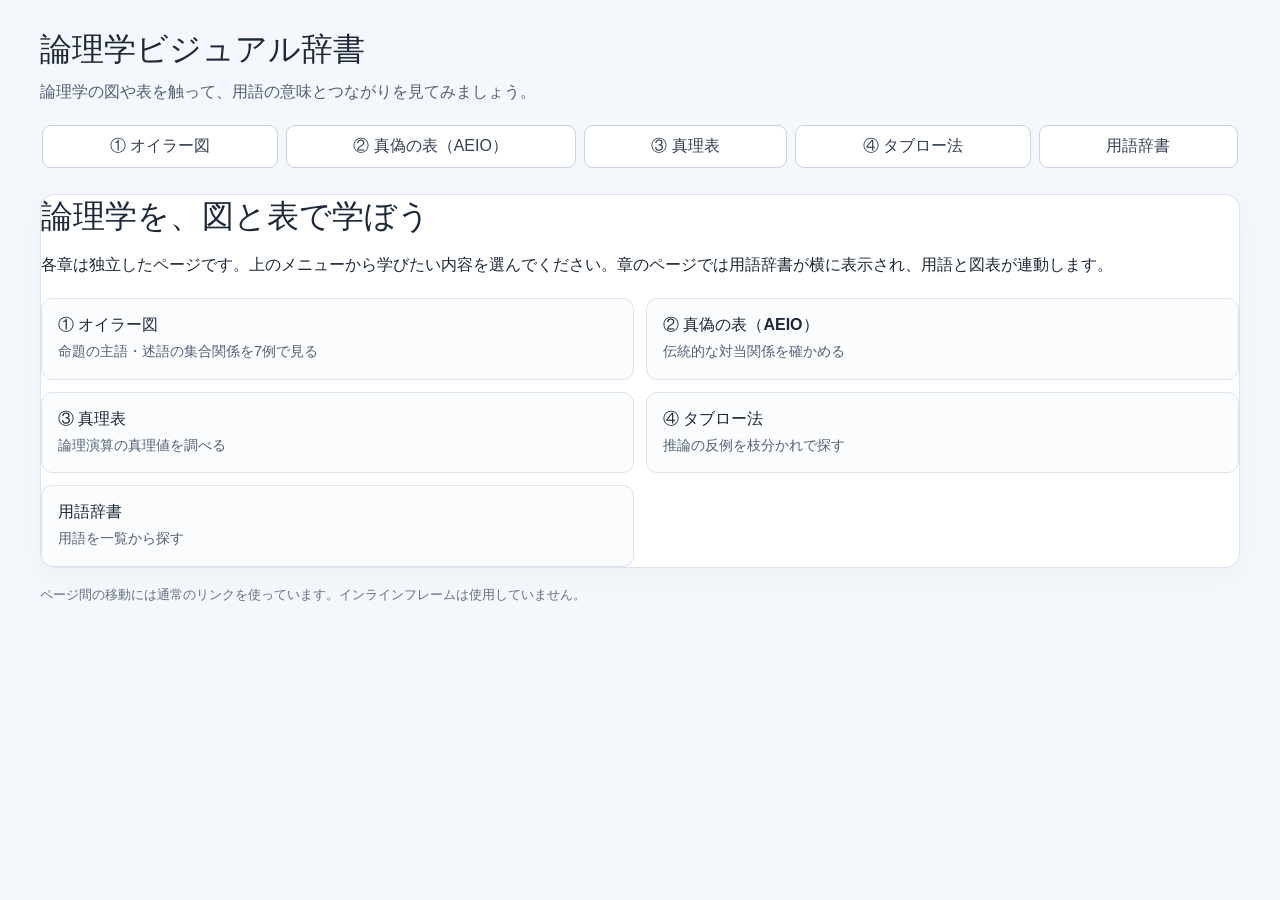
<file: index.html>
<!DOCTYPE html>
<html lang="ja">
<head>
  <meta charset="UTF-8">
  <meta name="viewport" content="width=device-width, initial-scale=1">
  <meta name="theme-color" content="#f4f7fb">
  <title>論理学ビジュアル辞書</title>
  <link rel="stylesheet" href="assets/style.css">
</head>
<body data-page="home">
  <main class="page">
    <header class="site-header">
      <a class="brand" href="index.html">論理学ビジュアル辞書</a>
      <p>論理学の図や表を触って、用語の意味とつながりを見てみましょう。</p>
    </header>
    <nav class="site-nav" aria-label="章のナビゲーション">
      <a href="chapters/euler.html">① オイラー図</a>
      <a href="chapters/opposition.html">② 真偽の表（AEIO）</a>
      <a href="chapters/truth-table.html">③ 真理表</a>
      <a href="chapters/tableau.html">④ タブロー法</a>
      <a href="dictionary.html">用語辞書</a>
    </nav>
    <section class="welcome card">
      <h1>論理学を、図と表で学ぼう</h1>
      <p>各章は独立したページです。上のメニューから学びたい内容を選んでください。章のページでは用語辞書が横に表示され、用語と図表が連動します。</p>
      <div class="chapter-links">
        <a class="chapter-link" href="chapters/euler.html"><strong>① オイラー図</strong><span>命題の主語・述語の集合関係を7例で見る</span></a>
        <a class="chapter-link" href="chapters/opposition.html"><strong>② 真偽の表（AEIO）</strong><span>伝統的な対当関係を確かめる</span></a>
        <a class="chapter-link" href="chapters/truth-table.html"><strong>③ 真理表</strong><span>論理演算の真理値を調べる</span></a>
        <a class="chapter-link" href="chapters/tableau.html"><strong>④ タブロー法</strong><span>推論の反例を枝分かれで探す</span></a>
        <a class="chapter-link" href="dictionary.html"><strong>用語辞書</strong><span>用語を一覧から探す</span></a>
      </div>
    </section>
    <footer class="site-footer">ページ間の移動には通常のリンクを使っています。インラインフレームは使用していません。</footer>
  </main>
</body>
</html>
</file>
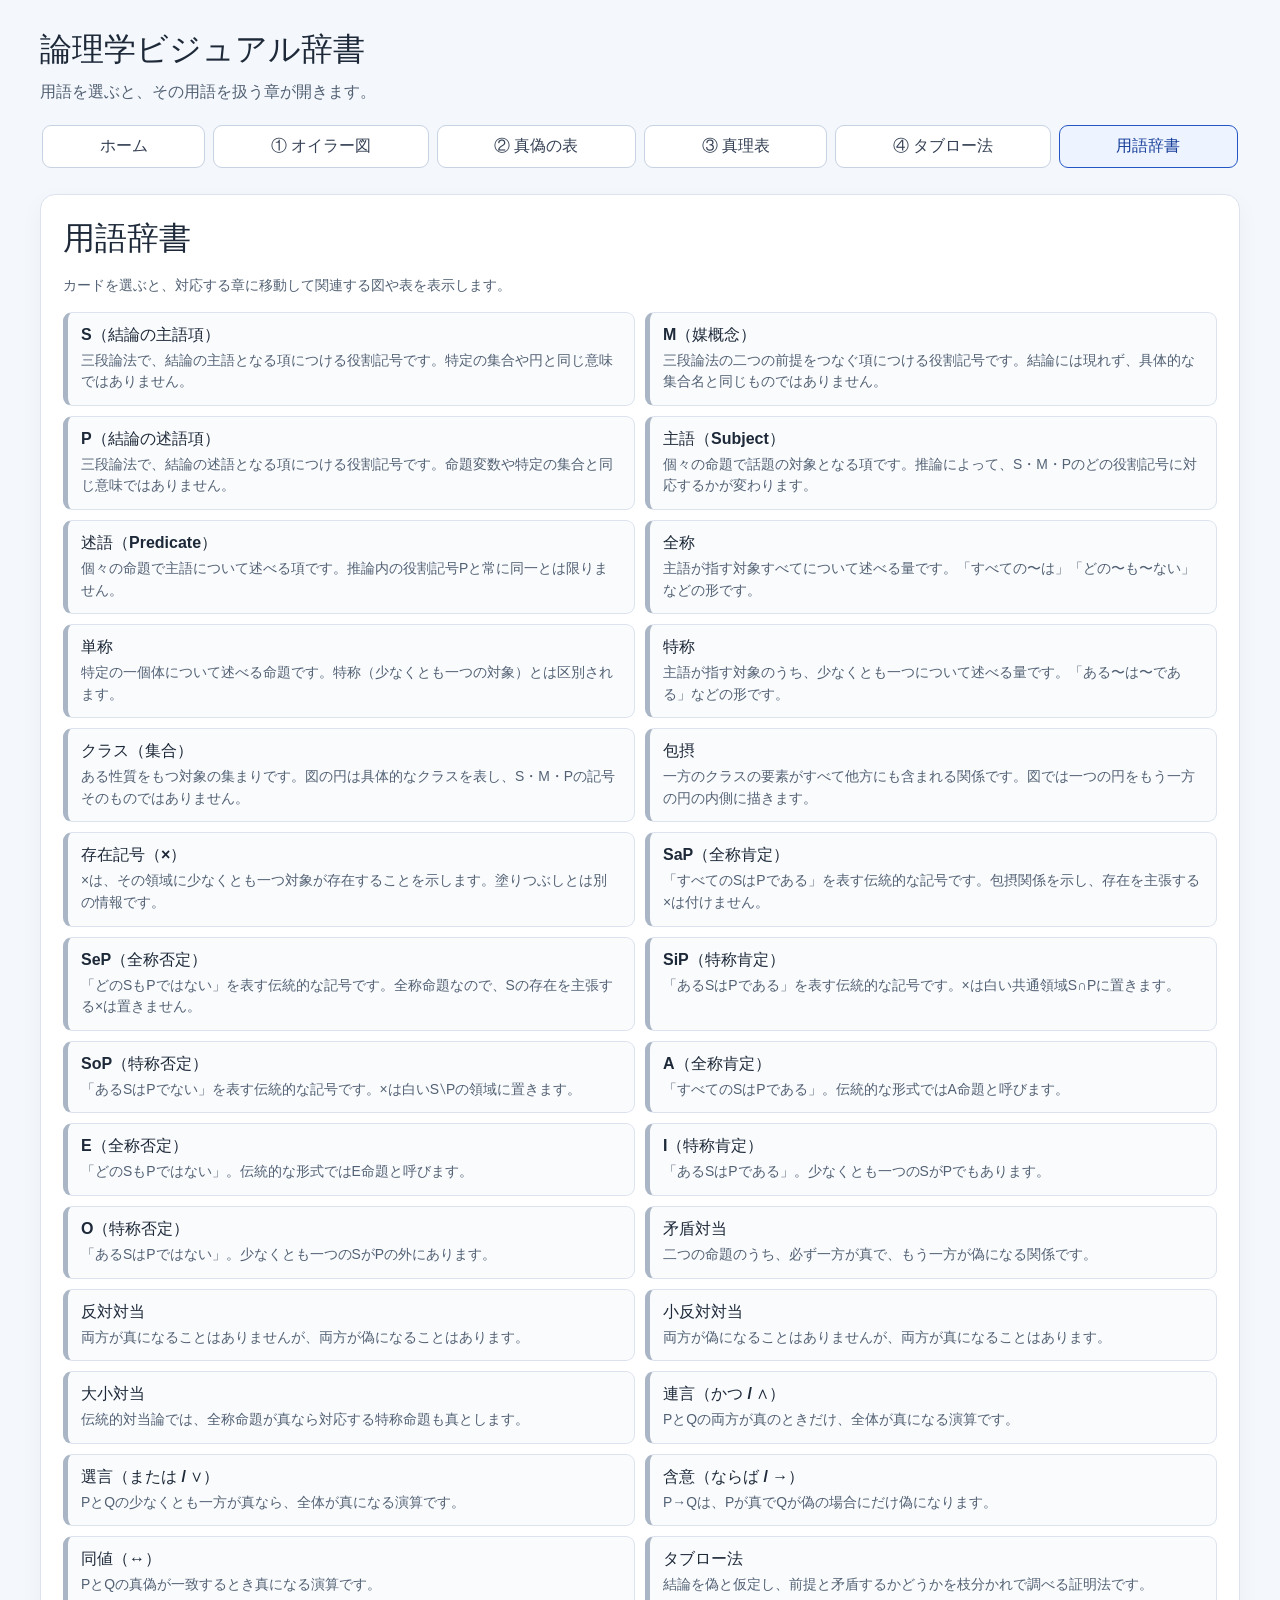
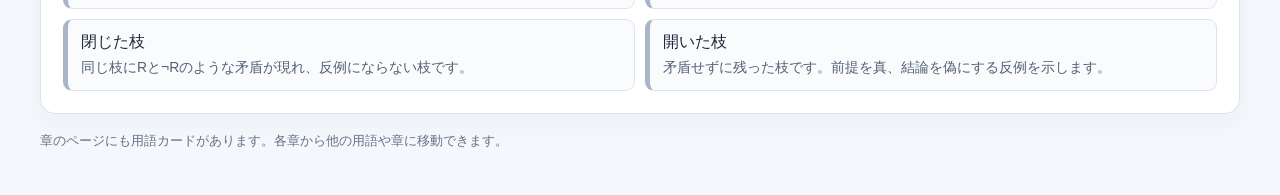
<file: dictionary.html>
<!DOCTYPE html>
<html lang="ja">
<head>
  <meta charset="UTF-8">
  <meta name="viewport" content="width=device-width, initial-scale=1">
  <meta name="theme-color" content="#f4f7fb">
  <title>用語辞書 | 論理学ビジュアル辞書</title>
  <link rel="stylesheet" href="assets/style.css">
</head>
<body data-page="dictionary">
  <main class="page">
    <header class="site-header">
      <a class="brand" href="index.html">論理学ビジュアル辞書</a>
      <p>用語を選ぶと、その用語を扱う章が開きます。</p>
    </header>
    <nav class="site-nav" data-site-nav aria-label="章のナビゲーション"></nav>
    <section class="chapter">
      <h1>用語辞書</h1>
      <p class="hint">カードを選ぶと、対応する章に移動して関連する図や表を表示します。</p>
      <div class="dictionary-list" data-dictionary-list></div>
    </section>
    <footer class="site-footer">章のページにも用語カードがあります。各章から他の用語や章に移動できます。</footer>
  </main>
  <script src="assets/app.js"></script>
</body>
</html>
</file>
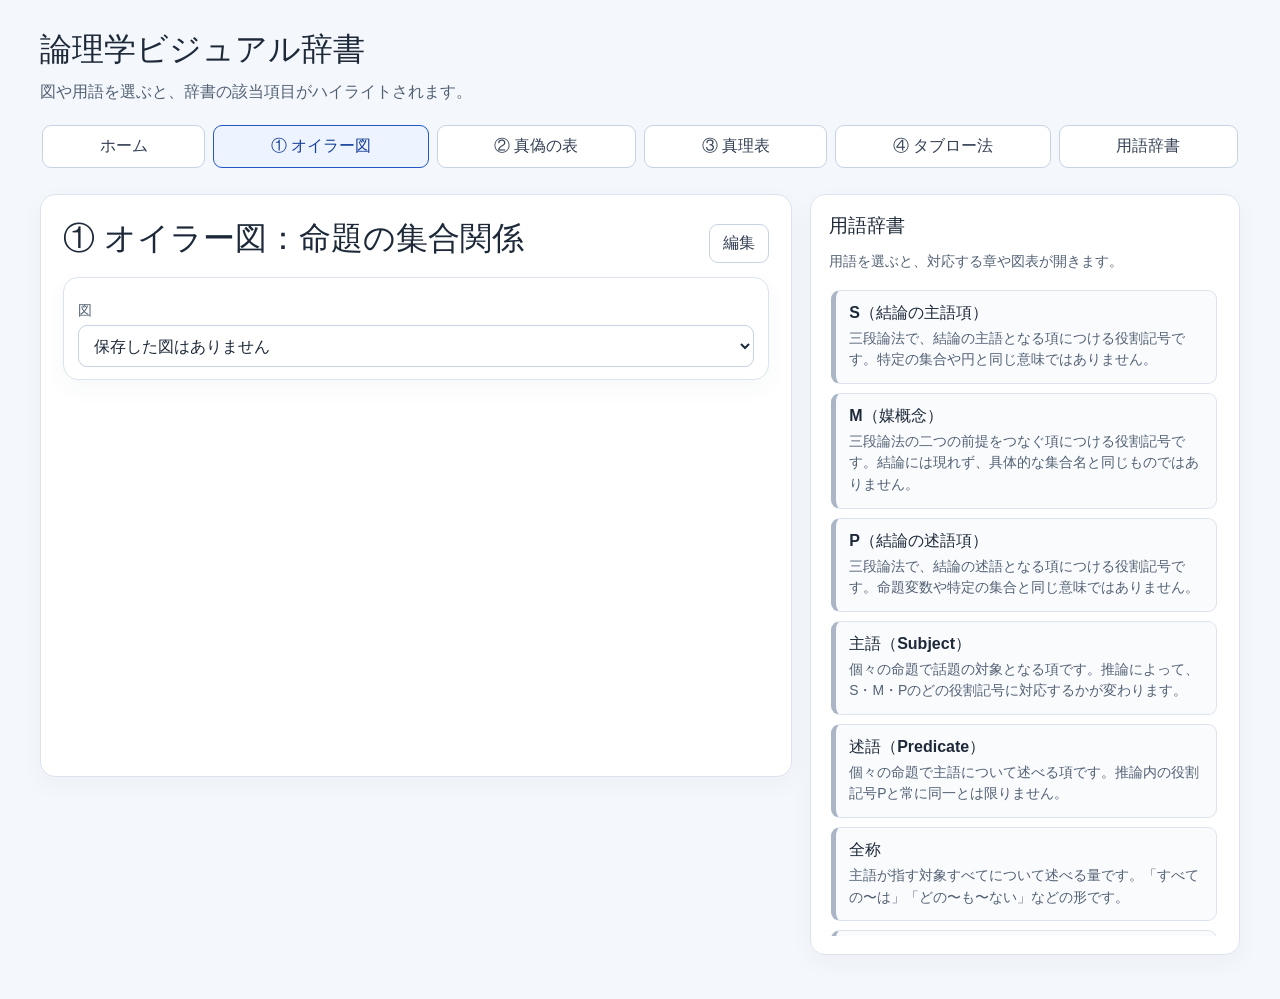
<file: chapters/euler.html>
<!DOCTYPE html>
<html lang="ja">
<head>
  <meta charset="UTF-8">
  <meta name="viewport" content="width=device-width, initial-scale=1">
  <meta name="theme-color" content="#f4f7fb">
  <title>① オイラー図 | 論理学ビジュアル辞書</title>
  <link rel="stylesheet" href="../assets/style.css">
</head>
<body data-page="euler" data-root="../">
  <main class="page">
    <header class="site-header">
      <a class="brand" href="../index.html">論理学ビジュアル辞書</a>
      <p>図や用語を選ぶと、辞書の該当項目がハイライトされます。</p>
    </header>
    <nav class="site-nav" data-site-nav aria-label="章のナビゲーション"></nav>
    <div class="layout">
      <section class="chapter">
        <div class="euler-heading">
          <h1>① オイラー図：命題の集合関係</h1>
          <button class="choice euler-mode-toggle" id="euler-mode-toggle" type="button">編集</button>
        </div>
        <section class="card euler-workbooks" aria-label="図の選択と管理">
          <div data-edit-only>
            <label class="pattern-select-label" for="euler-new-name">名前</label>
            <input class="pattern-select" id="euler-new-name" type="text" maxlength="80" placeholder="図の名前">
            <button class="choice euler-create-button" id="euler-create" type="button">作成</button>
          </div>
          <label class="pattern-select-label" for="euler-saved-list">図</label>
          <select class="pattern-select" id="euler-saved-list" aria-label="保存した図"></select>
          <p class="euler-conflict-notice" id="euler-conflict-notice" role="status" aria-live="polite" hidden></p>
          <div class="button-row euler-save-actions" data-edit-only>
            <button class="choice" id="euler-delete" type="button">削除</button>
            <button class="choice" id="euler-export" type="button">書き出す</button>
            <label class="choice euler-import-label" for="euler-import">読み込む<input id="euler-import" type="file" accept="application/json,.json"></label>
          </div>
          <p class="hint euler-storage-note" data-edit-only>データはこのページのURLとブラウザーごとに保存され、GitHubには自動で送られません。GitHubにも保管する場合はJSONを書き出して手動でアップロードしてください。</p>
        </section>
        <div class="euler-viewer">
          <strong class="euler-view-title" id="euler-view-title"></strong>
          <p class="euler-example-view" id="euler-example-view"></p>
          <details class="euler-description-view" id="euler-description-view" data-view-only>
            <summary>説明</summary>
            <p id="euler-description-text"></p>
          </details>
          <div class="euler-sentence-editor" data-edit-only>
            <label class="pattern-select-label" for="euler-current-name">名前</label>
            <input class="pattern-select" id="euler-current-name" type="text" maxlength="80">
            <label class="pattern-select-label" for="euler-current-sentence">例文</label>
            <textarea class="pattern-select euler-sentence-input" id="euler-current-sentence" maxlength="500" rows="2"></textarea>
            <label class="pattern-select-label" for="euler-current-description">説明</label>
            <textarea class="pattern-select euler-sentence-input" id="euler-current-description" maxlength="2000" rows="4"></textarea>
          </div>
        </div>
        <div data-edit-only>
          <label class="pattern-select-label" for="euler-layout">図形</label>
          <select class="pattern-select" id="euler-layout">
            <option value="overlap">交差</option>
            <option value="subject-inside-predicate">S⊂P</option>
            <option value="predicate-inside-subject">P⊂S</option>
            <option value="disjoint">分離</option>
            <option value="equal">同じ</option>
            <option value="three-term">S・M・P（標準）</option>
            <optgroup label="定言三段論法の格">
              <option value="figure-1">第1格（M–P／S–M）</option>
              <option value="figure-2">第2格（P–M／S–M）</option>
              <option value="figure-3">第3格（M–P／M–S）</option>
              <option value="figure-4">第4格（P–M／M–S）</option>
            </optgroup>
          </select>
        </div>
        <div class="euler-figure-info" id="euler-figure-info" hidden aria-live="polite">
          <strong id="euler-figure-title"></strong>
          <span id="euler-figure-major"></span>
          <span id="euler-figure-minor"></span>
        </div>
        <svg id="euler-diagram" class="diagram euler-diagram" viewBox="0 0 620 330" role="group" aria-describedby="euler-status" aria-label="編集できる集合図"></svg>
        <div class="editor-toolbar" data-edit-only>
          <p class="hint">図を選び、図上をクリックして編集します。</p>
          <button class="choice" id="euler-reset" type="button">リセット</button>
        </div>
        <div class="button-row euler-point-tools" data-edit-only role="group" aria-label="編集">
          <button class="choice" id="euler-shade-mode" type="button" aria-pressed="false">塗る</button>
          <button class="choice" id="euler-place-mode" type="button" aria-pressed="false">×</button>
          <button class="choice" data-euler-term-mode="S" type="button" aria-pressed="false">S</button>
          <button class="choice" data-euler-term-mode="M" type="button" aria-pressed="false">M</button>
          <button class="choice" data-euler-term-mode="P" type="button" aria-pressed="false">P</button>
          <button class="choice" id="euler-remove-mode" type="button" aria-pressed="false">消す</button>
        </div>
        <p class="editor-status" id="euler-status" data-edit-only aria-live="polite"></p>
        <div class="card categorical-card" data-edit-only>
          <strong>使い方</strong>
          <p class="hint categorical-description">「塗る」は円の内側、「×・S・M・P」は置く位置、「消す」は印の近くをクリックします。</p>
        </div>
        <aside class="role-note" data-edit-only>
          <strong>S・M・Pは推論内での役割記号</strong>
          <p>S（結論の主語項）・P（結論の述語項）・M（媒概念）は、三段論法の中で項が担う役割を表します。円や具体的な集合名と同じものではなく、推論の前提・結論に応じて対応が決まります。</p>
        </aside>
      </section>
      <aside class="card dictionary-frame" data-dictionary-frame aria-label="用語辞書"></aside>
    </div>
  </main>
  <script src="../assets/app.js"></script>
</body>
</html>
</file>
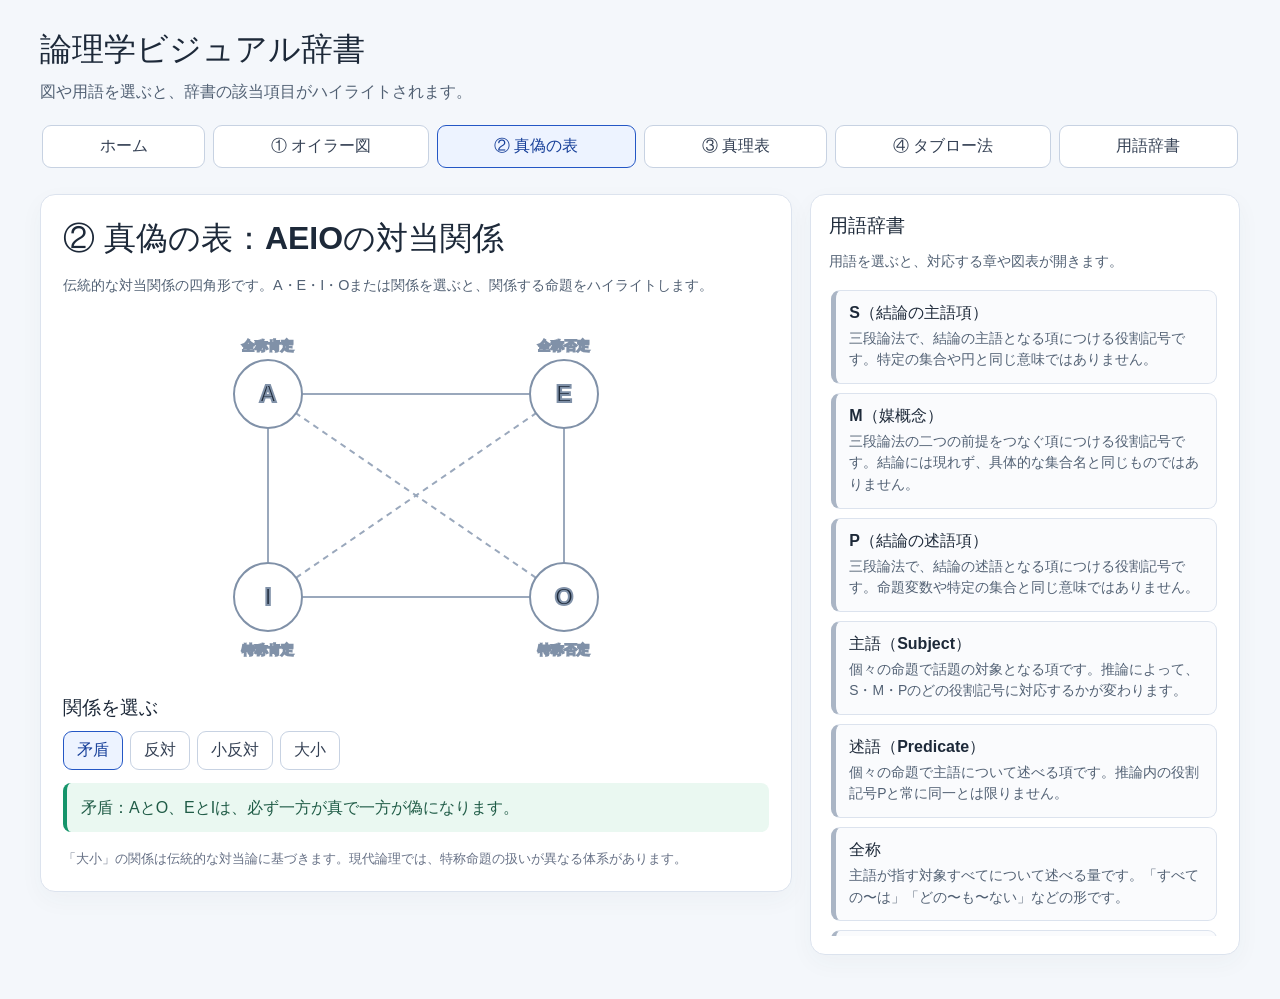
<file: chapters/opposition.html>
<!DOCTYPE html>
<html lang="ja">
<head>
  <meta charset="UTF-8">
  <meta name="viewport" content="width=device-width, initial-scale=1">
  <meta name="theme-color" content="#f4f7fb">
  <title>② 真偽の表（AEIO） | 論理学ビジュアル辞書</title>
  <link rel="stylesheet" href="../assets/style.css">
</head>
<body data-page="opposition" data-root="../">
  <main class="page">
    <header class="site-header">
      <a class="brand" href="../index.html">論理学ビジュアル辞書</a>
      <p>図や用語を選ぶと、辞書の該当項目がハイライトされます。</p>
    </header>
    <nav class="site-nav" data-site-nav aria-label="章のナビゲーション"></nav>
    <div class="layout">
      <section class="chapter">
        <h1>② 真偽の表：AEIOの対当関係</h1>
        <p class="hint">伝統的な対当関係の四角形です。A・E・I・Oまたは関係を選ぶと、関係する命題をハイライトします。</p>
        <svg class="square" viewBox="0 0 520 365" role="group" aria-label="AEIOの対当関係の四角形">
          <line class="square-relation" x1="112" y1="82" x2="408" y2="82" data-relation-line="contrary"></line>
          <line class="square-relation" x1="112" y1="285" x2="408" y2="285" data-relation-line="subcontrary"></line>
          <line class="square-relation" x1="112" y1="82" x2="112" y2="285" data-relation-line="subalternation"></line>
          <line class="square-relation" x1="408" y1="82" x2="408" y2="285" data-relation-line="subalternation"></line>
          <line class="square-relation dashed" x1="112" y1="82" x2="408" y2="285" data-relation-line="contradiction"></line>
          <line class="square-relation dashed" x1="408" y1="82" x2="112" y2="285" data-relation-line="contradiction"></line>
          <g class="aeio-node" data-aeio="A" tabindex="0" role="button" aria-label="A 全称肯定"><circle cx="112" cy="82" r="34"></circle><text class="aeio-letter" x="112" y="90">A</text><text class="aeio-caption" x="112" y="38">全称肯定</text></g>
          <g class="aeio-node" data-aeio="E" tabindex="0" role="button" aria-label="E 全称否定"><circle cx="408" cy="82" r="34"></circle><text class="aeio-letter" x="408" y="90">E</text><text class="aeio-caption" x="408" y="38">全称否定</text></g>
          <g class="aeio-node" data-aeio="I" tabindex="0" role="button" aria-label="I 特称肯定"><circle cx="112" cy="285" r="34"></circle><text class="aeio-letter" x="112" y="293">I</text><text class="aeio-caption" x="112" y="342">特称肯定</text></g>
          <g class="aeio-node" data-aeio="O" tabindex="0" role="button" aria-label="O 特称否定"><circle cx="408" cy="285" r="34"></circle><text class="aeio-letter" x="408" y="293">O</text><text class="aeio-caption" x="408" y="342">特称否定</text></g>
        </svg>
        <h2>関係を選ぶ</h2>
        <div class="relation-buttons" role="group" aria-label="対当関係">
          <button class="relation-choice" type="button" data-relation="contradiction" aria-pressed="true">矛盾</button>
          <button class="relation-choice" type="button" data-relation="contrary" aria-pressed="false">反対</button>
          <button class="relation-choice" type="button" data-relation="subcontrary" aria-pressed="false">小反対</button>
          <button class="relation-choice" type="button" data-relation="subalternation" aria-pressed="false">大小</button>
        </div>
        <div class="popup" id="relation-description" role="status" aria-live="polite">矛盾：AとO、EとIは、必ず一方が真で一方が偽になります。</div>
        <footer class="site-footer">「大小」の関係は伝統的な対当論に基づきます。現代論理では、特称命題の扱いが異なる体系があります。</footer>
      </section>
      <aside class="card dictionary-frame" data-dictionary-frame aria-label="用語辞書"></aside>
    </div>
  </main>
  <script src="../assets/app.js"></script>
</body>
</html>
</file>
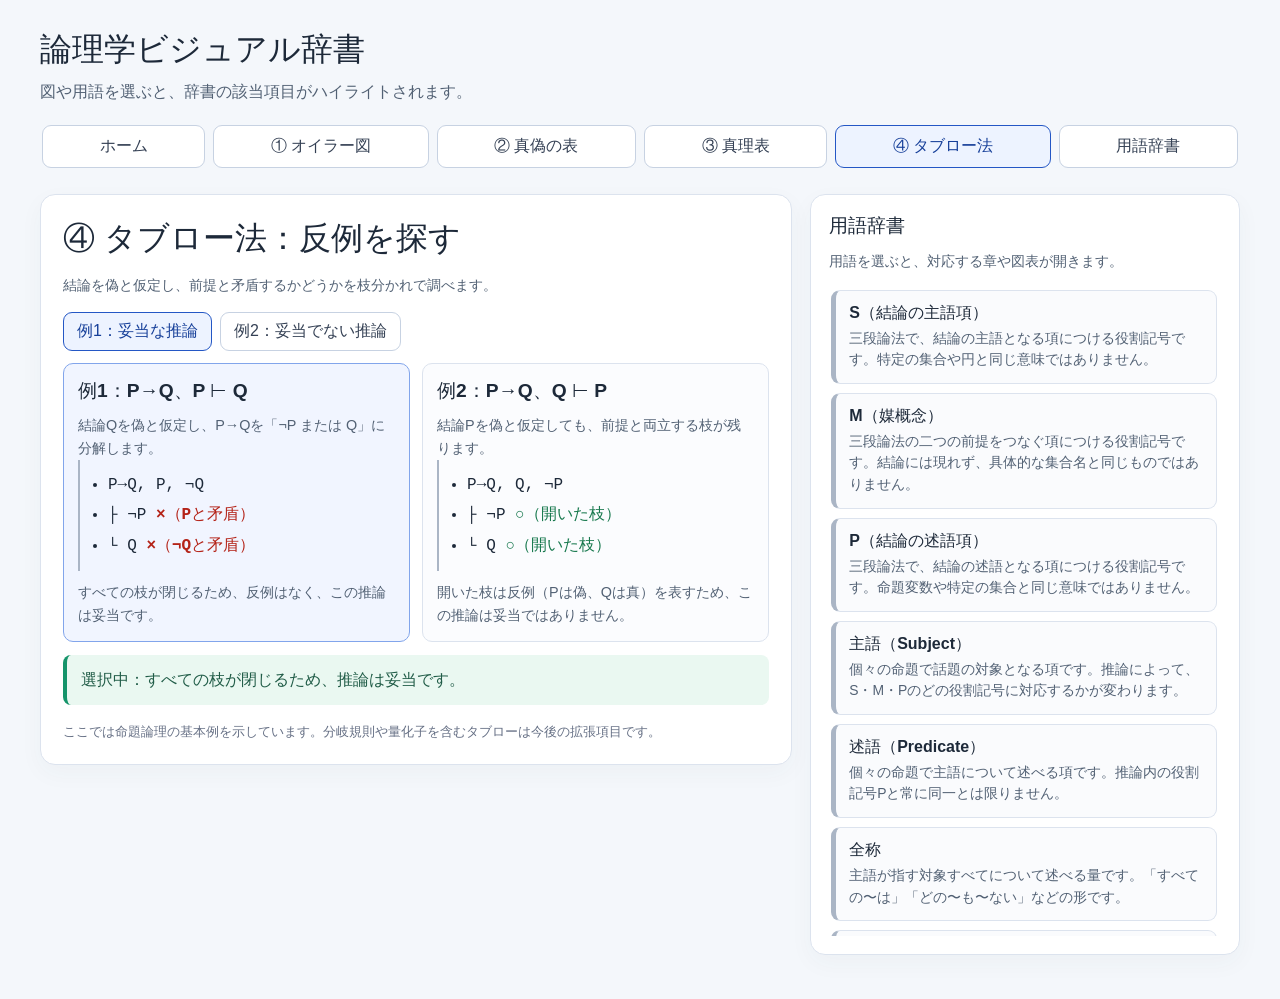
<file: chapters/tableau.html>
<!DOCTYPE html>
<html lang="ja">
<head>
  <meta charset="UTF-8">
  <meta name="viewport" content="width=device-width, initial-scale=1">
  <meta name="theme-color" content="#f4f7fb">
  <title>④ タブロー法 | 論理学ビジュアル辞書</title>
  <link rel="stylesheet" href="../assets/style.css">
</head>
<body data-page="tableau" data-root="../">
  <main class="page">
    <header class="site-header">
      <a class="brand" href="../index.html">論理学ビジュアル辞書</a>
      <p>図や用語を選ぶと、辞書の該当項目がハイライトされます。</p>
    </header>
    <nav class="site-nav" data-site-nav aria-label="章のナビゲーション"></nav>
    <div class="layout">
      <section class="chapter">
        <h1>④ タブロー法：反例を探す</h1>
        <p class="hint">結論を偽と仮定し、前提と矛盾するかどうかを枝分かれで調べます。</p>
        <div class="button-row" role="group" aria-label="タブローの例">
          <button class="choice" type="button" data-tableau="valid" aria-pressed="true">例1：妥当な推論</button>
          <button class="choice" type="button" data-tableau="invalid" aria-pressed="false">例2：妥当でない推論</button>
        </div>
        <div class="tableau">
          <article class="tableau-example" data-example="valid">
            <h2>例1：P→Q、P ⊢ Q</h2>
            <p class="explanation">結論Qを偽と仮定し、P→Qを「¬P または Q」に分解します。</p>
            <ul class="tree">
              <li>P→Q, P, ¬Q</li>
              <li>├ ¬P <span class="closed">×（Pと矛盾）</span></li>
              <li>└ Q <span class="closed">×（¬Qと矛盾）</span></li>
            </ul>
            <p class="explanation"><strong>すべての枝が閉じる</strong>ため、反例はなく、この推論は妥当です。</p>
          </article>
          <article class="tableau-example" data-example="invalid">
            <h2>例2：P→Q、Q ⊢ P</h2>
            <p class="explanation">結論Pを偽と仮定しても、前提と両立する枝が残ります。</p>
            <ul class="tree">
              <li>P→Q, Q, ¬P</li>
              <li>├ ¬P <span class="open">○（開いた枝）</span></li>
              <li>└ Q <span class="open">○（開いた枝）</span></li>
            </ul>
            <p class="explanation"><strong>開いた枝</strong>は反例（Pは偽、Qは真）を表すため、この推論は妥当ではありません。</p>
          </article>
        </div>
        <div class="popup" id="tableau-status" role="status" aria-live="polite">選択中：すべての枝が閉じるため、推論は妥当です。</div>
        <footer class="site-footer">ここでは命題論理の基本例を示しています。分岐規則や量化子を含むタブローは今後の拡張項目です。</footer>
      </section>
      <aside class="card dictionary-frame" data-dictionary-frame aria-label="用語辞書"></aside>
    </div>
  </main>
  <script src="../assets/app.js"></script>
</body>
</html>
</file>
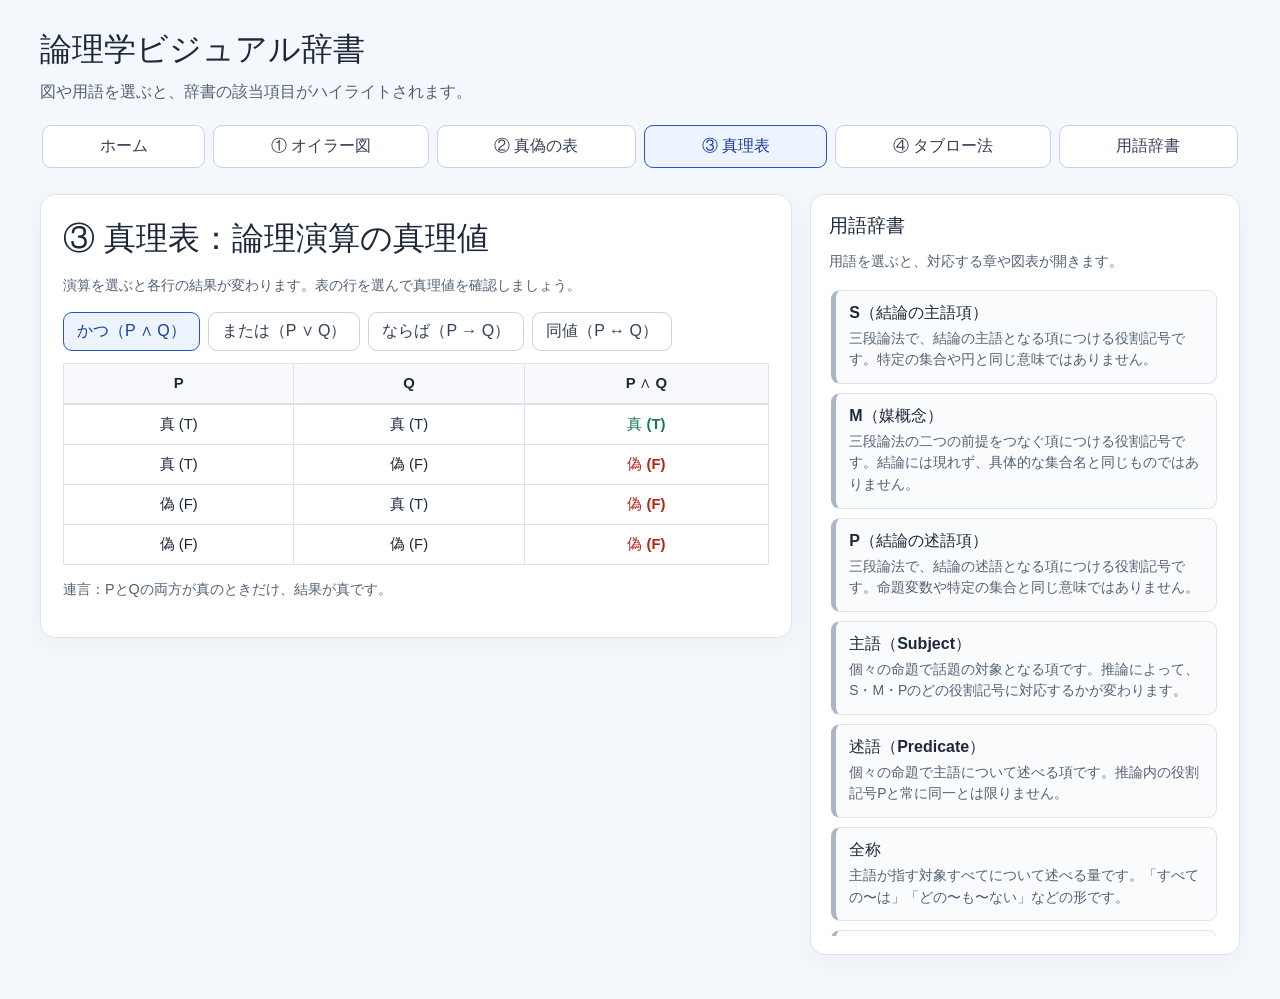
<file: chapters/truth-table.html>
<!DOCTYPE html>
<html lang="ja">
<head>
  <meta charset="UTF-8">
  <meta name="viewport" content="width=device-width, initial-scale=1">
  <meta name="theme-color" content="#f4f7fb">
  <title>③ 真理表 | 論理学ビジュアル辞書</title>
  <link rel="stylesheet" href="../assets/style.css">
</head>
<body data-page="truth-table" data-root="../">
  <main class="page">
    <header class="site-header">
      <a class="brand" href="../index.html">論理学ビジュアル辞書</a>
      <p>図や用語を選ぶと、辞書の該当項目がハイライトされます。</p>
    </header>
    <nav class="site-nav" data-site-nav aria-label="章のナビゲーション"></nav>
    <div class="layout">
      <section class="chapter">
        <h1>③ 真理表：論理演算の真理値</h1>
        <p class="hint">演算を選ぶと各行の結果が変わります。表の行を選んで真理値を確認しましょう。</p>
        <div class="button-row" role="group" aria-label="論理演算">
          <button class="choice" type="button" data-operation="and" aria-pressed="true">かつ（P ∧ Q）</button>
          <button class="choice" type="button" data-operation="or" aria-pressed="false">または（P ∨ Q）</button>
          <button class="choice" type="button" data-operation="implies" aria-pressed="false">ならば（P → Q）</button>
          <button class="choice" type="button" data-operation="iff" aria-pressed="false">同値（P ↔ Q）</button>
        </div>
        <div class="table-wrap">
          <table>
            <caption class="sr-only">選択した演算の真理表</caption>
            <thead><tr><th scope="col">P</th><th scope="col">Q</th><th id="truth-heading" scope="col">P ∧ Q</th></tr></thead>
            <tbody>
              <tr class="table-row" data-p="true" data-q="true" tabindex="0"><td>真 (T)</td><td>真 (T)</td><td class="result"></td></tr>
              <tr class="table-row" data-p="true" data-q="false" tabindex="0"><td>真 (T)</td><td>偽 (F)</td><td class="result"></td></tr>
              <tr class="table-row" data-p="false" data-q="true" tabindex="0"><td>偽 (F)</td><td>真 (T)</td><td class="result"></td></tr>
              <tr class="table-row" data-p="false" data-q="false" tabindex="0"><td>偽 (F)</td><td>偽 (F)</td><td class="result"></td></tr>
            </tbody>
          </table>
        </div>
        <p class="hint truth-description" id="truth-description">連言：PとQの両方が真のときだけ、結果が真です。</p>
      </section>
      <aside class="card dictionary-frame" data-dictionary-frame aria-label="用語辞書"></aside>
    </div>
  </main>
  <script src="../assets/app.js"></script>
</body>
</html>
</file>
<file: assets/style.css>
:root {
  color-scheme: light;
  font-family: "Yu Gothic UI", "Meiryo", sans-serif;
  color: #1d2939;
  background: #f4f7fb;
  font-synthesis: none;
  text-rendering: optimizeLegibility;
  --blue: #2457c5;
  --border: #dce3ee;
}
* { box-sizing: border-box; }
body { margin: 0; }
button { font: inherit; }
a { color: inherit; }
.page { width: min(1200px, calc(100% - 32px)); margin: 0 auto; padding: 28px 0 44px; }
.site-header { margin-bottom: 18px; }
.brand { display: inline-block; margin-bottom: 6px; color: #1d2939; font-size: clamp(1.55rem, 4vw, 2rem); font-weight: 750; text-decoration: none; }
.site-header p, .hint { margin: 0; color: #526174; line-height: 1.7; }
.site-nav { display: flex; gap: 8px; margin: 0 0 18px; padding: 2px 2px 8px; overflow-x: auto; }
.site-nav a { flex: 1 0 auto; padding: 10px 13px; border: 1px solid #c7d2e2; border-radius: 9px; background: #fff; color: #344054; text-align: center; text-decoration: none; white-space: nowrap; }
.site-nav a:hover, .site-nav a[aria-current="page"] { border-color: var(--blue); background: #edf3ff; color: #163f99; }
.layout { display: grid; grid-template-columns: minmax(0, 1.4fr) minmax(280px, .8fr); align-items: start; gap: 18px; }
.card, .chapter { min-width: 0; border: 1px solid var(--border); border-radius: 15px; background: #fff; box-shadow: 0 8px 24px #3440540a; }
.chapter { padding: 22px; }
.categorical-card { padding: 14px 16px; }
.categorical-description { margin: 6px 0 0; }
.truth-description { margin-top: 12px; }
.dictionary-frame { position: sticky; top: 14px; padding: 18px; }
h1 { margin: 0 0 12px; font-size: clamp(1.5rem, 3vw, 2rem); }
h2 { margin: 0 0 10px; font-size: 1.2rem; }
h3 { margin: 20px 0 8px; font-size: 1rem; }
.hint { margin-bottom: 14px; font-size: .9rem; }
.dictionary { display: grid; gap: 9px; max-height: min(72vh, 780px); overflow: auto; padding: 2px 4px 2px 2px; }
.dict-item { display: block; width: 100%; padding: 12px 13px; border: 1px solid var(--border); border-left: 5px solid #aab5c5; border-radius: 9px; background: #fafbfd; color: inherit; text-align: left; text-decoration: none; transition: transform .16s, background .16s, border-color .16s, box-shadow .16s; }
button.dict-item { cursor: pointer; }
.dict-item:hover { border-color: #9bb4e9; }
.dict-item.is-active { transform: translateX(3px); border-color: #82a5eb; border-left-color: var(--blue); background: #edf3ff; box-shadow: 0 4px 12px #2457c51a; }
.dict-title { display: block; margin-bottom: 4px; font-weight: 700; }
.dict-desc { display: block; color: #526174; font-size: .87rem; line-height: 1.55; }
.popup { margin-top: 13px; padding: 12px 14px; border-left: 4px solid #15946a; border-radius: 8px; background: #eaf8f1; color: #205c47; line-height: 1.6; }
.popup:empty { display: none; }
.diagram { display: block; width: min(100%, 620px); margin: 8px auto 14px; }
.region { cursor: pointer; transition: filter .15s, stroke-width .15s; }
.region:hover, .region:focus-visible { filter: brightness(.94); stroke: #172b4d; stroke-width: 3; outline: none; }
.region.is-active { stroke: #172b4d; stroke-width: 4; filter: saturate(1.25); }
.circle-outline { fill: none; stroke: #344054; stroke-width: 2.5; pointer-events: none; }
.region-label { pointer-events: none; font-size: 15px; font-weight: 700; text-anchor: middle; fill: #263247; }
.button-row { display: flex; flex-wrap: wrap; gap: 8px; margin: 12px 0; }
.choice, .relation-choice { padding: 8px 13px; border: 1px solid #c7d2e2; border-radius: 9px; background: #fff; color: #344054; cursor: pointer; }
.choice[aria-pressed="true"], .relation-choice[aria-pressed="true"] { border-color: var(--blue); background: #edf3ff; color: #163f99; }
.pattern-select-label { display: block; margin: 12px 0 5px; color: #526174; font-size: .86rem; }
.pattern-select { width: 100%; min-height: 42px; padding: 8px 34px 8px 11px; border: 1px solid #c7d2e2; border-radius: 9px; background: #fff; color: #1d2939; font: inherit; }
.formula-display { margin: 7px 0; color: #163f99; font-family: ui-monospace, Consolas, monospace; font-size: 1.25rem; font-weight: 700; letter-spacing: .04em; }
.euler-diagram { height: auto; margin-top: 6px; overflow: visible; }
.euler-boundary { fill: none; stroke: #344054; stroke-width: 2.5; }
.euler-highlight { fill: #b9d0ff; }
.euler-existence { fill: #1d2939; stroke: #fff; stroke-width: 3px; paint-order: stroke; font-size: 30px; font-weight: 700; text-anchor: middle; dominant-baseline: central; pointer-events: none; }
.euler-term-label { fill: #1d2939; font-size: 20px; font-weight: 700; text-anchor: middle; dominant-baseline: central; }
.euler-term-active { cursor: crosshair; }
.euler-place-active { cursor: crosshair; }
.euler-remove-active { cursor: pointer; }
.euler-heading { display: flex; flex-wrap: wrap; align-items: center; justify-content: space-between; gap: 8px; }
.euler-heading h1 { margin-bottom: 8px; }
.euler-workbooks { margin: 8px 0 12px; padding: 12px 14px; }
.euler-create-button { width: 100%; margin-top: 10px; }
.euler-save-actions { margin: 10px 0 4px; }
.euler-figure-info:not([hidden]) { display: flex; flex-wrap: wrap; gap: 6px 16px; margin: 8px 0; color: #526174; font-size: .9rem; }
.euler-figure-info strong { color: #1d2939; }
.euler-conflict-notice:not([hidden]) { position: fixed; z-index: 20; right: 12px; bottom: 12px; max-width: min(520px, calc(100vw - 24px)); margin: 0; padding: 9px 13px; border: 1px solid #f0a6a6; border-radius: 9px; background: #fff1f1; box-shadow: 0 4px 16px #34405426; color: #b42318; font-size: .86rem; font-weight: 700; line-height: 1.45; pointer-events: none; }
.euler-import-label { display: inline-flex; align-items: center; cursor: pointer; }
.euler-import-label input { position: absolute; width: 1px; height: 1px; overflow: hidden; clip: rect(0, 0, 0, 0); }
.euler-import-label:focus-within { outline: 2px solid var(--blue); outline-offset: 2px; }
.euler-storage-note { margin: 8px 0 0; font-size: .82rem; }
.euler-sentence-input { display: block; min-height: 64px; resize: vertical; }
.euler-viewer { display: grid; gap: 6px; margin: 14px 0 4px; }
.euler-view-title { font-size: 1.25rem; }
.euler-example-view { margin: 0; color: #526174; line-height: 1.6; white-space: pre-wrap; }
.euler-example-view:empty { display: none; }
.euler-sentence-editor { margin: 2px 0; }
.euler-mode-toggle { flex: 0 0 auto; margin: 4px 0; }
.chapter.euler-viewing-mode [data-edit-only] { display: none !important; }
.chapter:not(.euler-viewing-mode) [data-view-only] { display: none !important; }
.chapter.euler-viewing-mode #euler-diagram { margin-top: 16px; }
.euler-description-view { margin: 4px 0; color: #526174; line-height: 1.6; }
.euler-description-view summary { width: fit-content; color: #344054; cursor: pointer; font-weight: 650; }
.euler-description-view p { margin: 8px 0 0; white-space: pre-wrap; }
.euler-diagram.euler-place-active, .euler-diagram.euler-shade-active { cursor: crosshair; }
.euler-diagram.euler-remove-active { cursor: pointer; }
.editor-toolbar { display: flex; flex-wrap: wrap; align-items: center; justify-content: space-between; gap: 10px; margin: 4px 0 12px; }
.editor-toolbar .hint { flex: 1 1 280px; margin: 0; }
.editor-toolbar .choice { flex: 0 0 auto; }
.euler-point-tools { gap: 6px; }
.euler-point-tools .choice { min-width: 44px; padding: 7px 11px; }
.euler-point-tools .choice:disabled, #euler-reset:disabled, #euler-export:disabled { cursor: not-allowed; opacity: .55; }
.editor-status { min-height: 1.6em; margin: 10px 0; color: #526174; font-size: .86rem; }
.role-note { margin-top: 14px; padding: 14px 16px; border-left: 4px solid #8a9bb5; border-radius: 8px; background: #f7f9fc; line-height: 1.6; }
.role-note p { margin: 6px 0 0; color: #526174; font-size: .9rem; }
.table-wrap { overflow-x: auto; }
table { width: 100%; border-collapse: collapse; font-size: .93rem; }
th, td { padding: 10px 8px; border: 1px solid var(--border); text-align: center; }
th { background: #f7f9fc; font-weight: 700; }
tbody tr.is-active td { background: #e8f0ff; }
.result { font-weight: 700; }
.result.true { color: #18794e; }
.result.false { color: #b42318; }
.square { display: block; width: min(100%, 520px); margin: 12px auto 18px; }
.square-relation { fill: none; stroke: #9aa8bc; stroke-width: 2; transition: stroke .15s, stroke-width .15s; }
.square-relation.dashed { stroke-dasharray: 6 5; }
.square-relation.is-active { stroke: var(--blue); stroke-width: 5; }
.aeio-node { fill: #fff; stroke: #8091a8; stroke-width: 2; cursor: pointer; }
.aeio-node:hover, .aeio-node:focus-visible, .aeio-node.is-active { fill: #edf3ff; stroke: var(--blue); stroke-width: 4; outline: none; }
.aeio-letter { fill: #1d2939; font-size: 24px; font-weight: 700; text-anchor: middle; pointer-events: none; }
.aeio-caption { fill: #526174; font-size: 13px; text-anchor: middle; pointer-events: none; }
.relation-buttons { display: flex; flex-wrap: wrap; gap: 7px; }
.term-line { stroke: #8290a5; stroke-width: 2; }
.term-circle { fill-opacity: .58; stroke-width: 2.5; }
.table-row { cursor: pointer; }
.table-row:hover td, .table-row:focus-visible td { background: #eff5ff; }
.table-row:focus-visible { outline: 2px solid var(--blue); outline-offset: -2px; }
.tableau { display: grid; grid-template-columns: 1fr 1fr; gap: 12px; align-items: stretch; }
.tableau-example { padding: 14px; border: 1px solid var(--border); border-radius: 10px; background: #fbfcfe; }
.tableau-example.is-active { border-color: #82a5eb; background: #f1f5ff; }
.tableau-example h3 { margin: 0 0 10px; }
.tree { margin: 0; padding: 10px 10px 10px 28px; border-left: 2px solid #aab5c5; font-family: ui-monospace, Consolas, monospace; line-height: 1.9; }
.closed { color: #b42318; font-weight: 700; }
.open { color: #18794e; font-weight: 700; }
.explanation { margin: 10px 0 0; color: #526174; font-size: .9rem; line-height: 1.6; }
.chapter-links { display: grid; grid-template-columns: repeat(2, minmax(0, 1fr)); gap: 12px; margin-top: 22px; }
.chapter-link { display: grid; gap: 5px; padding: 16px; border: 1px solid var(--border); border-radius: 11px; background: #fbfcfe; text-decoration: none; }
.chapter-link:hover { border-color: #9bb4e9; background: #f4f7ff; }
.chapter-link span { color: #526174; font-size: .9rem; line-height: 1.5; }
.dictionary-list { display: grid; grid-template-columns: repeat(2, minmax(0, 1fr)); gap: 10px; }
.site-footer { margin-top: 16px; color: #667085; font-size: .82rem; line-height: 1.6; }
.sr-only { position: absolute; width: 1px; height: 1px; padding: 0; margin: -1px; overflow: hidden; clip: rect(0, 0, 0, 0); white-space: nowrap; border: 0; }
@media (max-width: 800px) {
  .page { width: min(100% - 20px, 620px); padding-top: 20px; }
  .layout { grid-template-columns: 1fr; }
  .dictionary-frame { position: static; }
  .dictionary { max-height: 360px; }
}
@media (max-width: 520px) {
  .chapter { padding: 16px; }
  .chapter-links, .dictionary-list, .tableau { grid-template-columns: 1fr; }
}
@media (prefers-reduced-motion: reduce) {
  *, *::before, *::after { scroll-behavior: auto !important; transition-duration: .01ms !important; }
}
</file>
